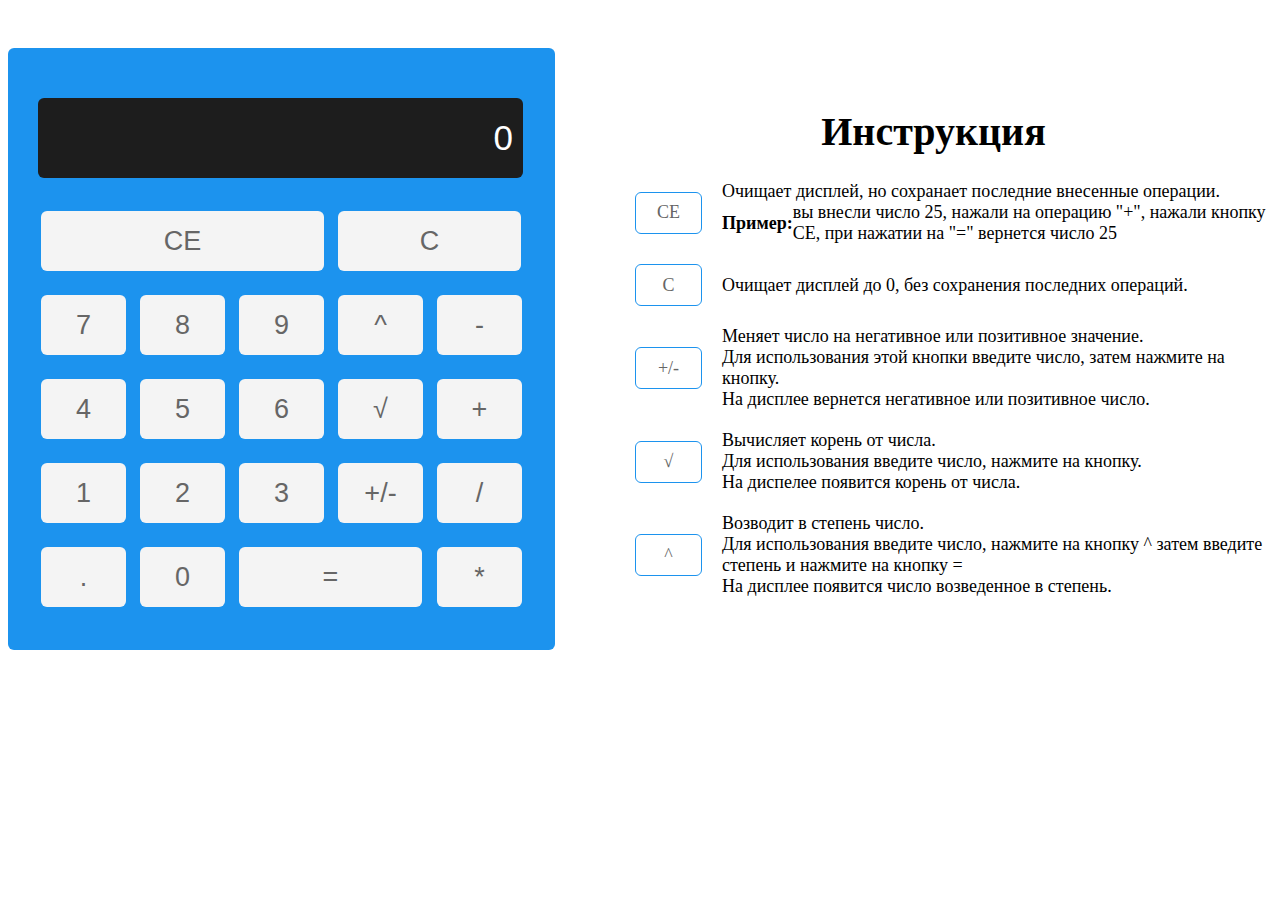
<file: calculator/index.html>
<!DOCTYPE html>
<html lang="en">
<head>
  <meta charset="UTF-8">  
  <meta name="viewport" content="width=device-width, initial-scale=1.0">
  <link rel="stylesheet" href="style.css">
  <title>calculator</title>
</head>

<body>
  <main class="main">
      <div class="calc">
        <div class="calc-display">
          <input disabled type="text" id="display" value="0" name="" placeholder="000000000000000000" class="calc-display-input">
        </div>
        <div class="calc-buttons">
          <table class="calc-table">
            <tr class="calc-buttons-row">
              <td colspan="3">
                <button type="button" class="clear-btn btn btn-hover-red btn-longer" id="ce">ce</button>
              </td>
              <td colspan="2">
                <button type="button" class="clear-btn btn btn-hover-red btn-long" id="c">c</button>
              </td>
            </tr>
            <tr class="calc-buttons-row">
              <td>
                <button type="button" class="number btn-hover-green btn">7</button>
              </td>
              <td>
                <button type="button" class="number btn-hover-green btn">8</button>
              </td>
              <td>
                <button type="button" class="number btn-hover-green btn">9</button>
              </td>
              <td>
                <button type="button" class="operator btn-hover-orange btn" id="exponentiation">&#94;</button>
              </td>
              <td>
                <button type="button" class="operator btn btn-hover-orange">-</button>
              </td>
            </tr>
            <tr class="calc-buttons-row">
              <td>
                <button type="button" class="number btn-hover-green btn">4</button>
              </td>
              <td>
                <button type="button" class="number btn-hover-green btn">5</button>
              </td>
              <td>
                <button type="button" class="number btn-hover-green btn">6</button>
              </td>
              <td>
                <button type="button" class="btn-hover-orange btn" id="square-root">&#8730;</button>
              </td>
              <td>
                <button type="button" class="operator btn btn-hover-orange">+</button>
              </td>
            </tr>
            <tr class="calc-buttons-row">
              <td>
                <button type="button" class="number btn-hover-green btn">1</button>
              </td>
              <td>
                <button type="button" class="number btn-hover-green btn">2</button>
              </td>
              <td>
                <button type="button" class="number btn-hover-green btn">3</button>
              </td>
              <td>
                <button type="button" class="btn-hover-orange btn" id="sign-change">+/-</button>
              </td>
              <td>
                <button type="button" class="operator btn btn-hover-orange">/</button>
              </td>
            </tr>
            <tr class="calc-buttons-row">
              <td>
                <button type="button" class="btn  btn-hover-orange" id="decimal">.</button>
              </td>
              <td>
                <button type="button" class="number btn-hover-green btn">0</button>                
              </td>
              <td  colspan="2">                
                <button type="button" class="operator btn btn-hover-orange btn-long" id="result">=</button>
              </td>
              <td>
                <button type="button" class="operator btn btn-hover-orange">*</button>
              </td>
            </tr>
          </table>
        </div>
      </div>
      <div class="instuctions">
        <h1>Инструкция</h1>
        <ul>
          <li>
            <div class="item">
              <div class="item__button"><div class="instuctions-btn">СЕ</div></div>
              <div class="item__text"> 
                <p>Oчищает дисплей, но сохранает последние внесенные операции.</p>
                <p><b>Пример:</b> вы внесли число 25, нажали на операцию "+", нажали кнопку СЕ, при нажатии на "=" вернется число 25
                </p>
              </div>
            </div>
          </li>
          <li>
            <div class="item">
              <div class="item__button"><div class="instuctions-btn">C</div></div>
              <div class="item__text"> 
                <p>Очищает дисплей до 0, без сохранения последних операций.</p>
              </div>
            </div>
          </li>
          <li>
            <div class="item">
              <div class="item__button"><div class="instuctions-btn">+/-</div></div>
              <div class="item__text"> 
                <p>Меняет число на негативное или позитивное значение.</p>
                <p>Для использования этой кнопки введите число, затем нажмите на кнопку.</p>
                <p>На дисплее вернется негативное или позитивное число.</p>
              </div>
            </div>
          </li>
          <li>
            <div class="item">
              <div class="item__button"><div class="instuctions-btn">√</div></div>
              <div class="item__text"> 
                <p>Вычисляет корень от числа.<br> </p>
                <p>Для использования введите число, нажмите на кнопку.</p>
                <p>На диспелее появится корень от числа.</p>
              </div>
            </div>
          </li>
          <li>
            <div class="item">
              <div class="item__button"><div class="instuctions-btn">&#94;</div></div>
              <div class="item__text"> 
                <p>Возводит в степень число.</p>
                <p>Для использования введите число, нажмите на кнопку &#94; затем введите степень и нажмите на кнопку = </p>
                <p>На дисплее появится число возведенное в степень.</p>
              </div>
            </div>
          </li>
        </ul>
      </div>
  </main>
  <script src="script.js">
  </script>
</body>
</html>
</file>
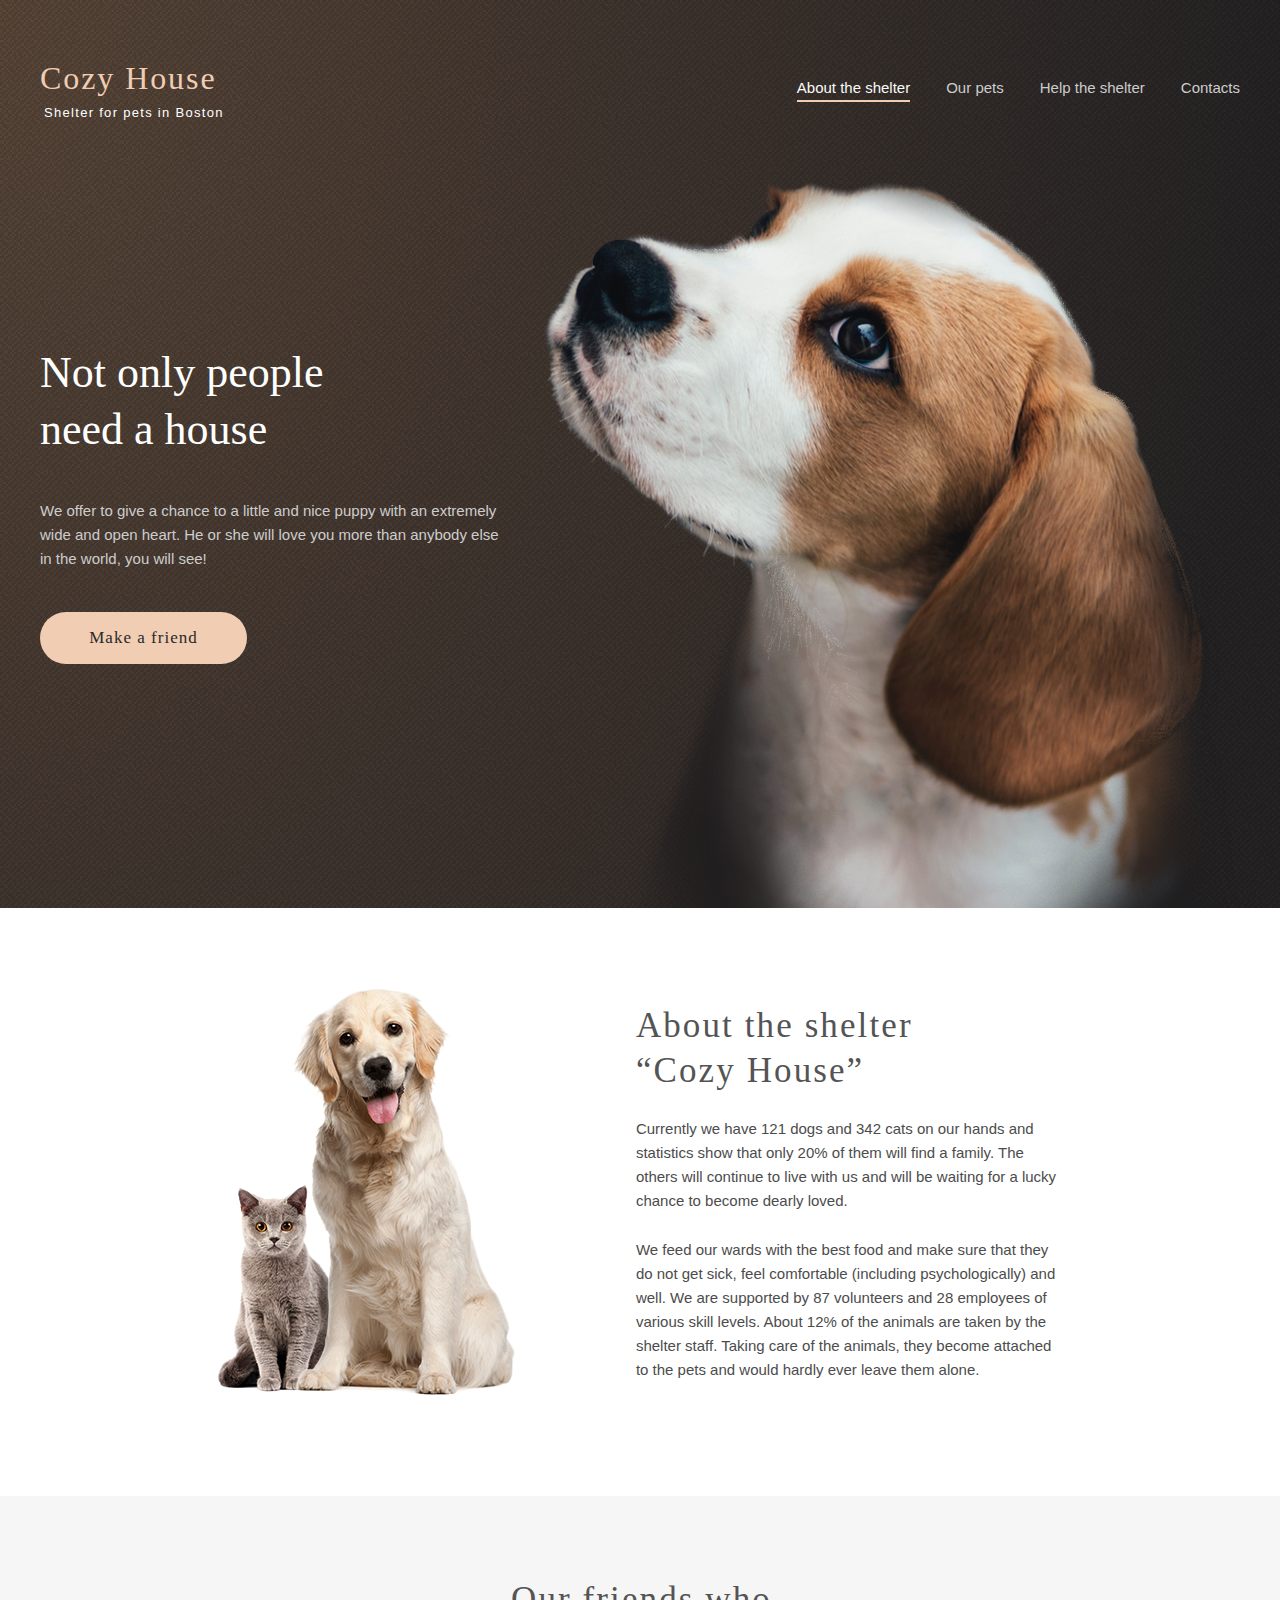
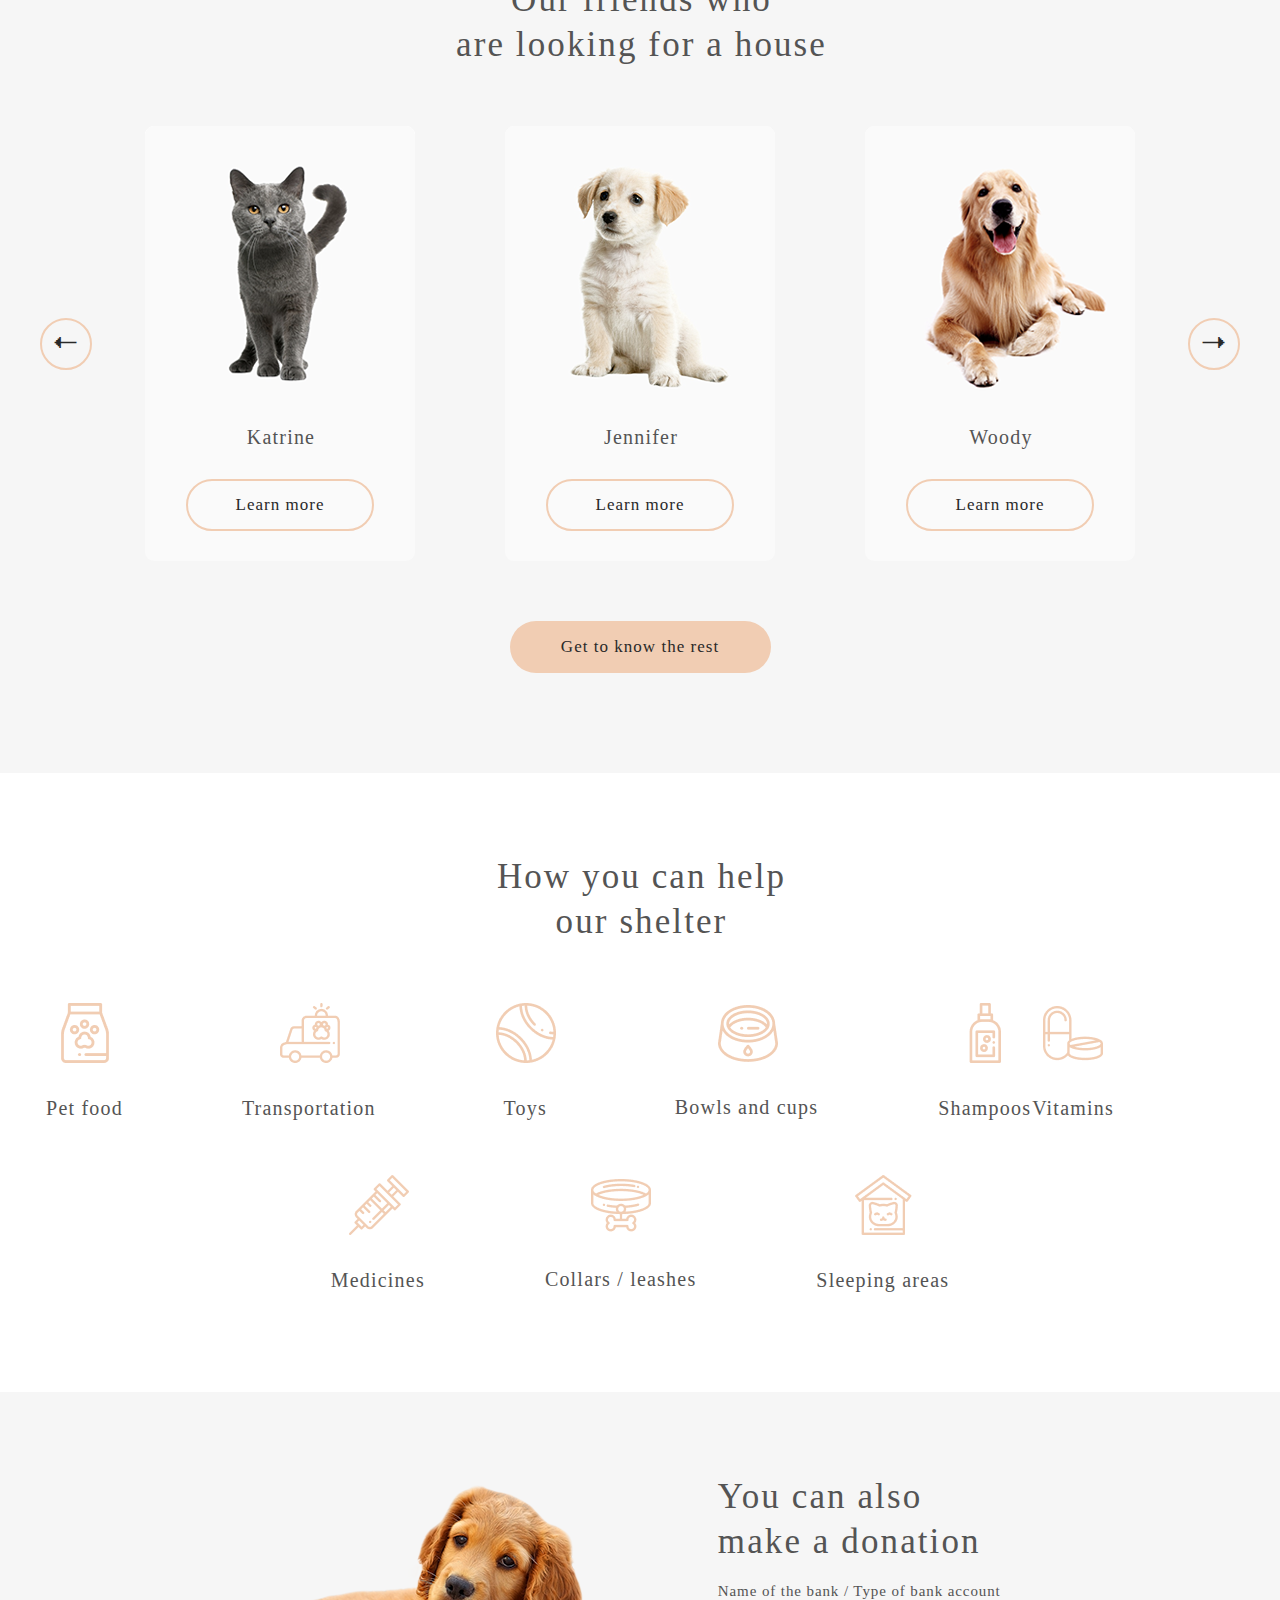
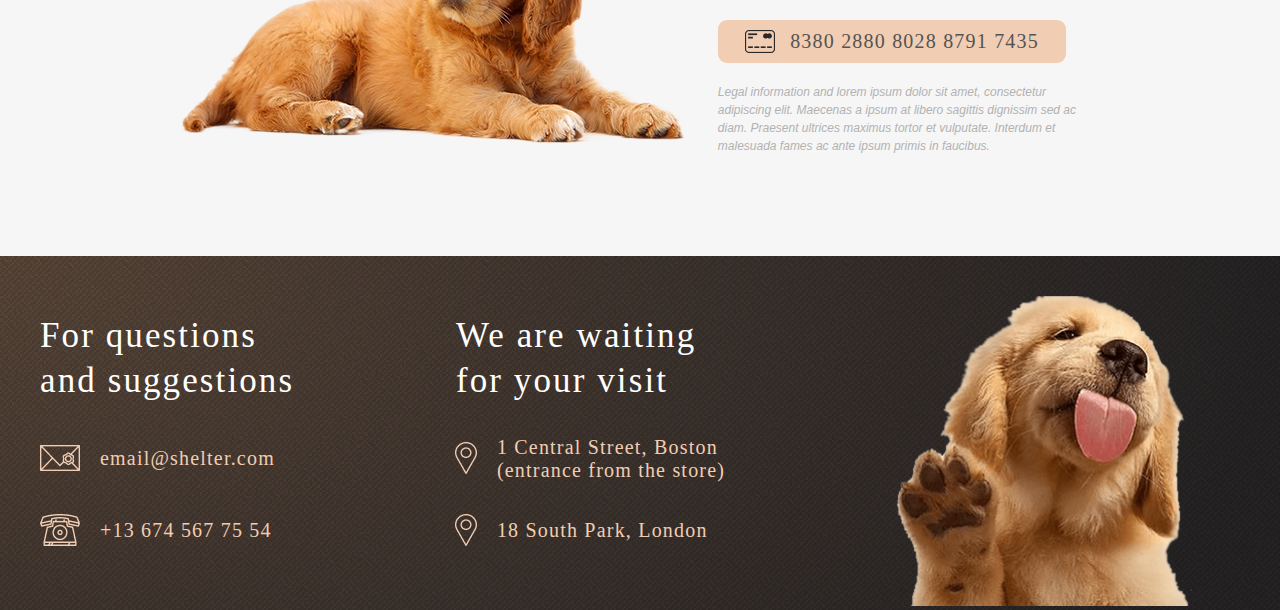
<file: shelter/pages/main/main.html>
<!DOCTYPE html>
<html>
  <head>
    <meta charset="utf-8">
    <meta name="viewport" content="width=device-width, initial-scale=1">
    <title>SHELTER</title>
    <link type="text/css" rel="stylesheet" href="css/main.css">
  </head>
  <body>
    <header>
      <div class="container header">
        <div class="header__logo">
          <h1>Cozy House</h1>
          <p>Shelter for pets in Boston</p>
        </div>
        <div class="burger-menu__burger-line">
          <input type="checkbox" class="header__input">
          <label for="header__input"></label>
          <div class="burger-line"></div>
          <div class="burger-line"></div>
          <div class="burger-line"></div>
        </div>
        <div class="header__burger-menu">
          <nav class="navigation-bar hide">
            <ul>
              <li><a href="../../pages/main/main.html" class="active">About the shelter</a></li>
              <li><a href="../../pages/pets-page/our-pets.html">Our pets</a></li>
              <li><a href="#">Help the shelter</a></li>
              <li><a href="#">Contacts</a></li>
            </ul>
          </nav>
        </div>
      </div>  
    </header>
    <main>
      <section class="start-screen-content">
        <div class="container start-screen">
          <div class="start-screen-content__text">
            <h3>Not only people<br> need a house</h3>
            <p>We offer to give a chance to a little and nice puppy with an extremely<br class="hide">
               wide and open heart. He or she will love you more than anybody else<br class="hide">
               in the world, you will see!</p>
            <button class="button start-screen-content__button">
              <a href="../../pages/pets-page/our-pets.html">Make a friend</a>
            </button>
          </div>
          <div class="start-screen-content__image">
            <img src="../../assets/images/start-screen/start-screen-puppy.png">
          </div>         
        </div>
      </section>
      <section class="block-about">
        <div class="container about-content">
          <div class=" about-content__image">
            <img src="../../assets/images/block-not-only/about-pets.png">
          </div>
          <div class=" about-content__text">
            <h3>About the shelter<br> “Cozy House”</h3>
            <p>Currently we have 121 dogs and 342 cats on our hands and<br class="hide"> 
               statistics show that only 20% of them will find a family. The<br class="hide"> 
               others will continue to live with us and will be waiting for a lucky<br class="hide"> 
               chance to become dearly loved.</p>
            <p>We feed our wards with the best food and make sure that they<br class="hide"> 
               do not get sick, feel comfortable (including psychologically) and<br class="hide"> 
               well. We are supported by 87 volunteers and 28 employees of<br class="hide"> 
               various skill levels. About 12% of the animals are taken by the<br class="hide"> 
               shelter staff. Taking care of the animals, they become attached<br class="hide"> 
               to the pets and would hardly ever leave them alone.</p>
          </div>
        </div>
      </section>
      <section class="block-pets">
        <div class="container pets-content">
          <div class="pets-content__text">
            <h3>Our friends who <br>
                 are looking for a house</h3>
          </div>
          <div class="pets-content__slider-container">
            <button class="slider-container__button slider-left-button">&#129040;</button>  
            <div class="slider-item-wrap">
              <div class="item">
                <img src="../../assets/images/block-pets/pets-katrine.png">
                <p>Katrine</p>
                <button class="item__button">Learn more</button>
              </div>
              <div class="item mobile-hidden">
                <img src="../../assets/images/block-pets/pets-jennifer.png">
                <p>Jennifer</p>
                <button class="item__button">Learn more</button>
              </div>
              <div class="item tablet-hidden">
                <img src="../../assets/images/block-pets/pets-woody.png">
                <p>Woody</p>
                <button class="item__button">Learn more</button>
              </div>
            </div>
            <button class="slider-container__button slider-right-button">&#129042;</button> 
            <div class="mobile-slider-botton">
              <button class="mobile-slider-botton__button mobile-slider-left-btn">&#129040;</button>  
              <button class="mobile-slider-botton__button mobile-slider-right-btn">&#129042;</button> 
            </div>
          </div>
          <button class="pets-content-button">
            <a href="../../pages/pets-page/our-pets.html">Get to know the rest</a>
          </button>
          <div class="item-popup-wrap" id="popup-hidden"></div>
        </div>
      </section>
      <section class="help-block">
        <div class="container help-content"  id="donats">
          <div class="help-content__text">
            <h3>How you can help<br>
              our shelter</h3>
          </div>
          <div class="help-content__items-wrap">
            <div class="help-content__item">
              <picture>
                <source srcset="../../assets/icons/block-help/320-food.png" media="(max-width: 320px)">
                <img src="../../assets/icons/block-help/food.png">        
              </picture>              
              <p>Pet food</p>
            </div>
            <div class="help-content__item">
              <picture>
                <source srcset="../../assets/icons/block-help/320-transportation.png" media="(max-width: 320px)">
                <img src="../../assets/icons/block-help/transportation.png">
              </picture>              
              <p>Transportation</p>
            </div>
            <div class="help-content__item">
              <picture>
                <source srcset="../../assets/icons/block-help/320-toys.png" media="(max-width: 320px)">
                <img src="../../assets/icons/block-help/toys.png">
              </picture>
              <p>Toys</p>
            </div>
            <div class="help-content__item">
              <picture>
                <source srcset="../../assets/icons/block-help/320-bowls-and-cups.png" media="(max-width: 320px)">
                <img src="../../assets/icons/block-help/bowls-and-cups.png">
              </picture>              
              <p>Bowls and cups</p>
            </div>
            <div class="help-content__item">
              <picture>
                <source srcset="../../assets/icons/block-help/320-shampoos.png" media="(max-width: 320px)">
                  <img src="../../assets/icons/block-help/shampoos.png">
              </picture>  
              <p>Shampoos</p>
            </div>
            <div class="help-content__item">
              <picture>
                <source srcset="../../assets/icons/block-help/320-vitamins.png" media="(max-width: 320px)">
                  <img src="../../assets/icons/block-help/vitamins.png">
              </picture> 
              <p>Vitamins</p>
            </div>
            <div class="help-content__item">
              <picture>
                <source srcset="../../assets/icons/block-help/320-medicines.png" media="(max-width: 320px)">
                  <img src="../../assets/icons/block-help/medicines.png">
              </picture> 
              <p>Medicines</p>
            </div>
            <div class="help-content__item">
              <picture>
                <source srcset="../../assets/icons/block-help/320-collars-or-leashes.png" media="(max-width: 320px)">
                <img src="../../assets/icons/block-help/collars-or-leashes.png">
              </picture> 
              <p>Collars / leashes</p>
            </div>
            <div class="help-content__item">
              <picture>
                <source srcset="../../assets/icons/block-help/320-sleeping-area.png" media="(max-width: 320px)">
                <img src="../../assets/icons/block-help/sleeping-area.png">
              </picture>   
              <p>Sleeping areas</p>
            </div>
          </div>
        </div>
      </section>
      <section class="addition-block">
        <div class="container addition-content">
          <div class="addition-content__image">
            <img src="../../assets/images/block-in-addition/donation-dog.png">
          </div>
          <div class="addition-content__text">
            <h3>You can also<br> make a donation</h3>
            <p>Name of the bank / Type of bank account</p>
            <div class="addition-content__cards-num">
              <img src="../../assets/icons/block-in-addition/credit-card.png">
              <a href="#">8380 2880 8028 8791 7435</a>
            </div>
            <p>Legal information and lorem ipsum dolor sit amet, consectetur<br class="hide">
               adipiscing elit. Maecenas a ipsum at libero sagittis dignissim sed ac<br class="hide">
               diam. Praesent ultrices maximus tortor et vulputate. Interdum et<br class="hide">
               malesuada fames ac ante ipsum primis in faucibus.</p>
          </div>
        </div>
      </section>
    </main>
    <footer class="footer">
      <div class="container footer-content" id="contacts">
        <div class="footer-content__contacts-info">
          <div class="contacts-info__contacts">
            <h3>For questions<br class="hide"> and suggestions</h3>
            <div class="contacts__email">
              <a href="mailto:email@shelter.com"><img src="../../../shelter/assets/icons/footer/mail.png"></a>
              <a href="mailto:email@shelter.com">email@shelter.com</a>
            </div>
            <div class="contacts__tel">
              <a href="tel:+136745677554"><img src="../../../shelter/assets/icons/footer/phone.png"></a>
              <a href="tel:+136745677554">+13 674 567 75 54</a>
            </div>
          </div>
          <div class="contacts-info__map">
            <h3>We are waiting<br class="hide"> for your visit</h3>
            <div class="map__item">              
              <a href="https://www.google.com/maps?q=term" target="_blank" class="item__first-map-adress">
                <img src="../../../shelter/assets/icons/footer/pin.png">
                1 Central Street, Boston<br>
                (entrance from the store)
              </a>
              <a href="https://www.google.com/maps?q=term" target="_blank" class="item__second-map-adress">
                <img src="../../../shelter/assets/icons/footer/pin.png">
                18 South Park, London
              </a>  
            </div>
          </div>
        </div>
        <div class="footer-content__image">
          <img src="../../assets/images/footer/footer-puppy (1).png">    
        </div>
      </div>
    </footer>
    <script src="../../pages/main/script.js"></script>
    <script type="text/javascript" src="../../pages/main/pets.json"></script>
  </body>
</html>
</file>
<file: calculator/style.css>
body {
  font-size: 20px;
}
.main {
  display: flex;
  justify-content: center;
  padding-top: 40px;
  align-items: center;
}
.calc {
  background-color: #1c93ee;
  width: 487px;
  padding: 30px;
  border-radius: 6px;
}
.calc-display-input {
  width: 465px;
  height: 60px;
  margin: 20px 0;
  border-radius: 6px;
  background-color: #1d1d1d;
  color: #fff;
  text-align: right;
  font-size: 35px;
  padding: 10px;
}
.calc_button-row td {
  margin: 0 auto;
  padding: 5px;
}
.btn {
  width: 85px;
  height: 60px;
  background-color: #f4f4f4;
  font-size: 27px;
  color: #666666;
  text-transform: uppercase;
  border-radius: 6px;
  padding: 0;
  cursor: pointer;
  transition: 0.1s all;
}
.btn-hover-red:hover {
  background-color: #d83e33;
  color: #f2f2f2;
}
.btn-hover-orange:hover {
  background-color: #ff6a00;
  color: #f2f2f2;
}
.btn-hover-green:hover {
  background-color: green;
  color: #f2f2f2;
}
.btn:active {
  transform: translateY(-1px);
}
.btn-long {
  width: 183px;
}
.btn-equal {
  height: 145px;
}
input,
button {
  padding: 5px 15px;
  margin: 10px;
  border: 0;
  outline: 0;
  border-radius: 4px;
}
button {
  margin-left: 0;
  padding: 15px 24px;
}
.btn-longer {
  width: 283px;
}
.instuctions {
  padding-left: 40px;
}
.instuctions-btn {
  width: 65px;
  height: 40px;
  font-size: 18px;
  color: #666666;
  text-transform: uppercase;
  border-radius: 6px;
  border: 1px solid #1c93ee;
  padding: 0;
  text-align: center;
  display: flex;
  align-items: center;
  justify-content: center;
  margin: 0;
}
.instuctions h1 {
  text-align: center;
}
.instuctions ul {
  list-style-type: none;
}
.instuctions li {
  margin-bottom: 20px;
}
.item {
  display: flex;
  align-items: center;
}
.item p {
  margin: 0 0 0 20px;
  display: flex;
  align-items: center;
  font-size: 18px;
}

.item__text {
  display: flex;
  flex-direction: column;  
}
@media screen and (max-width: 768px) {
  .main {
    flex-direction: column;
  }
  .calc {
    width: 402px;
    margin: 0 auto;
  }
  .calc-display-input {
    width: 378px;
  }
  input[placeholder] {
    font-size: 28px;
  }
  input::-moz-placeholder {
    font-size: 28px;
  }
  input:-moz-placeholder {
    font-size: 28px;
  }
  input:-ms-input-placeholder {
    font-size: 28px;
  }
  .btn {
    width: 64px;
  }
  .btn-long {
    width: 140px;
  }
  .btn-longer {
    width: 240px;
  }
}
@media screen and (max-width: 400px) {
  .calc {
    width: 360px;
    padding: 15px;
  }
  .calc-display-input {
    width: 337px;
  }
  .btn {
    width: 60px;
  }
  .btn-long {
    width: 132px;
  }
  .btn-longer {
    width: 208px;
  }
  .item p {
    margin: 0 0 0 15px;
    font-size: 13px;
  }
}
</file>
<file: shelter/pages/main/css/main.css>
* {
  margin: 0;
  padding: 0;
}

html {
  scroll-behavior: smooth;
}

body {
  margin: 0;
}

header {
  width: 100%;
  position: absolute;
}

.header__logo h1 {
  font-family: Georgia;
  font-style: normal;
  font-weight: normal;
  font-size: 32px;
  line-height: 35px;
  color: #F1CDB3;
  transition: 0.5s;
  letter-spacing: 0.06em;
}
.header__logo p {
  font-family: Arial;
  font-style: normal;
  font-weight: normal;
  font-size: 13px;
  line-height: 15px;
  color: #FFFFFF;
  transition: 0.5s;
  letter-spacing: 0.1em;
  margin: 9px 0 0 4px;
}

.container {
  max-width: 1200px;
  margin: 0 auto;
}

.header {
  display: flex;
  align-items: center;
  justify-content: space-between;
  padding-top: 61px;
}

.burger-menu__burger-line {
  display: none;
}

.header__input {
  display: none;
}

.navigation-bar {
  margin-top: -6px;
}
.navigation-bar ul {
  display: flex;
  list-style: none;
}
.navigation-bar a {
  font-family: Arial;
  font-style: normal;
  font-weight: normal;
  font-size: 15px;
  line-height: 24px;
  color: #CDCDCD;
  transition: 0.5s;
  text-decoration: none;
  margin-right: 36px;
}
.navigation-bar a:hover {
  color: #FAFAFA;
  transition: 0.4s;
}
.navigation-bar .active {
  border-bottom: 2px solid #F1CDB3;
  border-bottom-style: solid;
  padding-bottom: 4px;
  color: #FAFAFA;
}

.navigation-bar li:last-child a {
  margin-right: 0;
}

.start-screen-content {
  background: url(../../../assets/images/start-screen/grid.png), radial-gradient(100% 215.42% at 0% 0%, #5b483a 0%, #262425 100%), #211f20;
  padding-top: 180px;
}

.start-screen {
  display: flex;
  justify-content: space-between;
}
.start-screen .start-screen-content__text {
  padding-top: 164px;
}
.start-screen .start-screen-content__text h3 {
  font-family: Georgia;
  font-style: normal;
  font-weight: normal;
  font-size: 44px;
  line-height: 57px;
  color: #FFFFFF;
  transition: 0.5s;
}
.start-screen .start-screen-content__text p {
  font-family: Arial;
  font-style: normal;
  font-weight: normal;
  font-size: 15px;
  line-height: 24px;
  color: #CDCDCD;
  transition: 0.5s;
  margin-top: 41px;
  margin-bottom: 41px;
}
.start-screen .start-screen-content__image {
  height: 728px;
}

.button {
  width: 207px;
  height: 52px;
  background: #F1CDB3;
  border-radius: 100px;
  border: none;
  font-family: Georgia;
  font-size: 17px;
  letter-spacing: 0.06em;
  line-height: 130%;
  color: #292929;
  cursor: pointer;
  transition: 0.5s;
}
.button:hover {
  border: none;
  background: #FDDCC4;
  transition: 0.4s;
}
.button a {
  font-family: Georgia;
  font-size: 17px;
  letter-spacing: 0.06em;
  line-height: 130%;
  color: #292929;
  text-decoration: none;
}

.block-about {
  background: #FFFFFF;
}

.about-content {
  display: flex;
  justify-content: center;
  padding: 80px 8px 96px 0px;
}

.about-content__text {
  padding-top: 15px;
}
.about-content__text h3 {
  font-family: Georgia;
  font-style: normal;
  font-weight: normal;
  font-size: 35px;
  line-height: 45px;
  color: #545454;
  transition: 0.5s;
  letter-spacing: 0.06em;
  margin-bottom: 24px;
}
.about-content__text p {
  font-family: Arial;
  font-style: normal;
  font-weight: normal;
  font-size: 15px;
  line-height: 24px;
  color: #4C4C4C;
  transition: 0.5s;
}

.about-content__text p:nth-child(2) {
  margin-bottom: 25px;
}

.about-content__image {
  padding-right: 120px;
}

.block-pets {
  background: #F6F6F6;
}

.pets-content {
  display: flex;
  align-items: center;
  flex-direction: column;
  padding: 80px 0 100px 0;
}

.pets-content__text {
  text-align: center;
  padding-bottom: 60px;
}
.pets-content__text h3 {
  font-family: Georgia;
  font-style: normal;
  font-weight: normal;
  font-size: 35px;
  line-height: 45px;
  color: #545454;
  transition: 0.5s;
  letter-spacing: 0.06em;
  margin: 1px -3px -1px 0;
}

.pets-content__slider-container {
  display: flex;
  justify-content: center;
  align-items: center;
  padding: 0 60px 60px 60px;
}

.pets-content.hide-in-left {
  position: absolute;
  left: -200%;
  transition: 1s;
}

.slider-item-wrap {
  display: flex;
  padding: 0 53px 0 53px;
  position: relative;
  overflow: hidden;
}
.slider-item-wrap .item {
  padding-bottom: 30px;
  background: #FAFAFA;
  border-radius: 9px;
  display: flex;
  flex-direction: column;
  align-items: center;
  cursor: pointer;
  transition: 0.5s;
}
.slider-item-wrap .item:hover {
  background: #FFFFFF;
  box-shadow: 0px 3px 16px -11px #000000;
  transition: 0.4s;
}
.slider-item-wrap .item:nth-child(2) {
  margin: 0px 90px 0 90px;
}
.slider-item-wrap .item p {
  font-family: Georgia;
  font-style: normal;
  font-weight: normal;
  font-size: 20px;
  line-height: 23px;
  color: #545454;
  transition: 0.5s;
  letter-spacing: 0.06em;
  margin: 30px 0 30px 2px;
}
.slider-item-wrap .item .item__button {
  width: 188px;
  height: 52px;
  background: none;
  border-radius: 100px;
  border: 2px solid #F1CDB3;
  font-family: Georgia;
  font-size: 17px;
  letter-spacing: 0.06em;
  line-height: 130%;
  color: #292929;
  cursor: pointer;
  transition: 0.5s;
}
.slider-item-wrap .item .item__button:hover {
  border: 2px solid #FDDCC4;
  background: #FDDCC4;
  transition: 0.4s;
}

.pets-content-button {
  width: 261px;
  height: 52px;
  background: #F1CDB3;
  border-radius: 100px;
  border: none;
  font-family: Georgia;
  font-size: 17px;
  letter-spacing: 0.06em;
  line-height: 130%;
  color: #292929;
  cursor: pointer;
  transition: 0.5s;
}
.pets-content-button:hover {
  border: none;
  background: #FDDCC4;
  transition: 0.4s;
}
.pets-content-button a {
  font-family: Georgia;
  font-size: 17px;
  letter-spacing: 0.06em;
  line-height: 130%;
  color: #292929;
  text-decoration: none;
}

.mobile-slider-botton {
  display: none;
}

.slider-container__button {
  width: 52px;
  height: 52px;
  background: none;
  border-radius: 100px;
  border: 2px solid #F1CDB3;
  font-family: Georgia;
  font-size: 17px;
  letter-spacing: 0.06em;
  line-height: 130%;
  color: #292929;
  cursor: pointer;
  transition: 0.5s;
  font-size: 25px;
}
.slider-container__button:hover {
  border: 2px solid #FDDCC4;
  background: #FDDCC4;
  transition: 0.4s;
}

.help-content {
  display: flex;
  justify-content: center;
  align-items: center;
  flex-direction: column;
  padding: 81px 0 45px 0;
}

.help-content__text {
  padding: 0 0 59px 3px;
}
.help-content__text h3 {
  font-family: Georgia;
  font-style: normal;
  font-weight: normal;
  font-size: 35px;
  line-height: 45px;
  color: #545454;
  transition: 0.5s;
  letter-spacing: 0.06em;
  text-align: center;
}

.help-content__item p {
  font-family: Georgia;
  font-style: normal;
  font-weight: normal;
  font-size: 20px;
  line-height: 23px;
  color: #545454;
  transition: 0.5s;
  letter-spacing: 0.06em;
}

.help-block {
  background: #FFFFFF;
}

.help-content__items-wrap {
  display: flex;
  flex-wrap: wrap;
  justify-content: center;
  align-items: center;
}

.help-content__item {
  margin: 0 120px 55px 0;
  display: flex;
  align-items: center;
  flex-direction: column;
  text-align: center;
}
.help-content__item:nth-child(5) {
  margin-right: 0;
}
.help-content__item:nth-child(9) {
  margin-right: 0;
}

.help-content__item img {
  margin-bottom: 30px;
}

.help-content__items-wrap .help-content__item:nth-child(1) img {
  margin-right: -2px;
}
.help-content__items-wrap .help-content__item:nth-child(2) img {
  margin-right: -1px;
}
.help-content__items-wrap .help-content__item:nth-child(3) img {
  margin-right: -1px;
}
.help-content__items-wrap .help-content__item:nth-child(4) img {
  margin-right: -3px;
}
.help-content__items-wrap .help-content__item:nth-child(6) img {
  margin-right: -1px;
  margin-top: 3px;
}
.help-content__items-wrap .help-content__item:nth-child(7) img {
  margin-right: -2px;
}
.help-content__items-wrap .help-content__item:nth-child(8) img {
  margin-right: -1px;
  margin-bottom: 32px;
  margin-top: 2px;
}
.help-content__items-wrap .help-content__item:nth-child(9) img {
  margin-right: -1px;
}

.help-content__items-wrap .help-content__item:nth-child(1) p {
  margin-right: -1px;
}
.help-content__items-wrap .help-content__item:nth-child(6) p {
  margin: 2px 0 0 1px;
}

.addition-block {
  background: #F6F6F6;
}

.addition-content {
  display: flex;
  align-items: center;
  justify-content: space-between;
  padding: 81px 0 101px 0;
}

.addition-content__text {
  padding-right: 164px;
}
.addition-content__text h3 {
  font-family: Georgia;
  font-style: normal;
  font-weight: normal;
  font-size: 35px;
  line-height: 45px;
  color: #545454;
  transition: 0.5s;
  letter-spacing: 0.06em;
  margin: 1px 0 19px 0;
}
.addition-content__text p:nth-child(2) {
  font-family: Georgia;
  font-style: normal;
  font-weight: normal;
  font-size: 15px;
  line-height: 17px;
  color: #545454;
  transition: 0.5s;
  letter-spacing: 0.06em;
  margin-bottom: 20px;
}
.addition-content__text p:nth-child(4) {
  font-family: Arial;
  font-style: italic;
  font-weight: normal;
  font-size: 12px;
  line-height: 18px;
  color: #B2B2B2;
  transition: 0.5s;
}

.addition-content__image {
  padding-left: 142px;
  padding-top: 4px;
}

.addition-content__cards-num {
  padding: 10px 0px 10px 0px;
  width: 97.3%;
  margin-bottom: 20px;
  background: #F1CDB3;
  border-radius: 9px;
  display: flex;
  align-items: center;
  justify-content: center;
}
.addition-content__cards-num:hover {
  border: none;
  background: #FDDCC4;
  transition: 0.4s;
}
.addition-content__cards-num img {
  margin-right: 15px;
}
.addition-content__cards-num a {
  font-family: Georgia;
  font-style: normal;
  font-weight: normal;
  font-size: 20px;
  line-height: 23px;
  color: #545454;
  transition: 0.5s;
  letter-spacing: 0.06em;
  text-decoration: none;
}

.footer-content__contacts-info {
  display: flex;
}

.footer {
  background: url(../../../assets/images/start-screen/grid.png), radial-gradient(100% 215.42% at 0% 0%, #5b483a 0%, #262425 100%), #211f20;
}

.contacts__email, .contacts__tel {
  display: flex;
}

.contacts__email {
  padding: 42px 0 38px 0;
}

.footer-content {
  display: flex;
  padding-top: 5px;
}

.contacts-info__contacts h3,
.contacts-info__map h3 {
  font-family: Georgia;
  font-style: normal;
  font-weight: normal;
  font-size: 35px;
  line-height: 45px;
  color: #FFFFFF;
  transition: 0.5s;
  letter-spacing: 0.06em;
  white-space: nowrap;
}

.contacts-info__contacts {
  padding: 52px 160px 0 0;
}

.contacts-info__map {
  padding: 52px 120px 0 0;
}
.contacts-info__map h3 {
  margin-left: 1px;
}

.contacts__email a, .contacts__tel a {
  text-decoration: none;
  font-family: Georgia;
  font-style: normal;
  font-weight: normal;
  font-size: 20px;
  line-height: 23px;
  color: #F1CDB3;
  transition: 0.5s;
  letter-spacing: 0.06em;
  margin-right: 20px;
}
.contacts__email a:hover, .contacts__tel a:hover {
  color: #FAFAFA;
}

.contacts__email a:nth-child(2) {
  margin-top: 2px;
}

.contacts__tel a:nth-child(2) {
  margin-top: 5px;
}

.footer-content__image {
  padding: 35px 0px 0 48px;
}

.map__item {
  display: flex;
  flex-direction: column;
  align-items: start;
  padding-top: 33px;
}

.item__first-map-adress, .item__second-map-adress {
  font-family: Georgia;
  font-style: normal;
  font-weight: normal;
  font-size: 20px;
  line-height: 23px;
  color: #F1CDB3;
  transition: 0.5s;
  letter-spacing: 0.06em;
  text-decoration: none;
  white-space: nowrap;
  display: flex;
  justify-content: center;
  align-items: center;
}
.item__first-map-adress:hover, .item__second-map-adress:hover {
  color: #FAFAFA;
}

.item__first-map-adress img,
.item__second-map-adress img {
  margin-right: 20px;
}

.item__first-map-adress img {
  margin-top: -2px;
}

.item__first-map-adress {
  padding-bottom: 32px;
}

#popup-hidden {
  display: none;
}

.item-popup-wrap {
  position: fixed;
  transition: 200ms ease-in-out;
  display: flex;
  justify-content: center;
  align-items: center;
  flex-direction: column;
  z-index: 1;
  top: 0;
  left: 0;
  bottom: 0;
  right: 0;
  background-color: rgba(41, 41, 41, 0.6);
  transition: 200ms ease-in-out;
}

.item-popup__content {
  display: flex;
  background-color: #FAFAFA;
  border-radius: 9px;
}

.item-popup__close-button {
  width: 50.7%;
  display: flex;
  justify-content: flex-end;
  margin: 0 0 2px 0;
}

.img-pet {
  width: 500px;
  height: 500px;
  border-radius: 9px;
}

#active-close-btn {
  border: 2px solid #FDDCC4;
  background: #FDDCC4;
  transition: 0.4s;
}

.close-button {
  width: 50px;
  height: 50px;
  background: none;
  border-radius: 100px;
  border: 2px solid #F1CDB3;
  font-family: Georgia;
  font-size: 17px;
  letter-spacing: 0.06em;
  line-height: 130%;
  color: #292929;
  cursor: pointer;
  transition: 0.5s;
}
.close-button:hover {
  border: 2px solid #FDDCC4;
  background: #FDDCC4;
  transition: 0.4s;
}

.item-popup__img-pet {
  justify-content: center;
  display: flex;
  align-items: center;
}

.item-popup__text {
  padding: 50px 20px 50px 30px;
}
.item-popup__text h3 {
  font-family: Georgia;
  font-style: normal;
  font-weight: normal;
  font-size: 35px;
  line-height: 45px;
  color: #000000;
  transition: 0.5s;
  letter-spacing: 0.06em;
  margin-bottom: 10px;
}
.item-popup__text h4 {
  font-family: Georgia;
  font-style: normal;
  font-weight: normal;
  font-size: 20px;
  line-height: 23px;
  color: #000000;
  transition: 0.5s;
  letter-spacing: 0.06em;
  margin-bottom: 40px;
}
.item-popup__text p {
  width: 350px;
  font-family: Georgia;
  font-style: normal;
  font-weight: normal;
  font-size: 15px;
  line-height: 17px;
  color: #000000;
  transition: 0.5s;
  letter-spacing: 0.06em;
  margin-bottom: 40px;
}

.item-popup__text ul {
  margin-left: 17px;
}
.item-popup__text ul p {
  font-family: Georgia;
  font-style: normal;
  font-weight: normal;
  font-size: 15px;
  line-height: 17px;
  color: #000000;
  transition: 0.5s;
  letter-spacing: 0.06em;
  margin-bottom: 11px;
}
.item-popup__text ul li {
  color: #F1CDB3;
}

@media screen and (max-width: 1198px) {
  .container {
    max-width: 768px;
  }

  .header {
    padding: 30px 32px 0 30px;
  }

  .header__logo {
    padding-right: 72px;
  }

  .navigation-bar {
    margin-top: -3px;
  }
  .navigation-bar a {
    margin-right: 35px;
  }

  .start-screen-content {
    padding-top: 60px;
  }

  .start-screen {
    justify-content: center;
    align-items: center;
    flex-direction: column;
  }
  .start-screen .start-screen-content__text {
    padding-top: 91px;
    display: flex;
    flex-direction: column;
    align-items: center;
  }
  .start-screen .start-screen-content__text h3 {
    width: 100%;
  }
  .start-screen .start-screen-content__text p {
    margin-bottom: 42px;
  }

  .start-screen .start-screen-content__image {
    padding: 100px 25px 0 163px;
    height: 645px;
  }
  .start-screen .start-screen-content__image img {
    width: 569px;
    height: 593px;
  }

  .about-content {
    padding: 0 0 96px 0;
    flex-direction: column-reverse;
    align-items: center;
  }

  .about-content__text {
    margin: 14px 0 0 -10px;
  }

  .about-content__image {
    padding: 80px 0 0 0;
  }

  .slider-item-wrap {
    padding: 0 12px 0 12px;
  }

  .slider-item-wrap .item:nth-child(1) {
    margin: 0px 20px 0 0;
  }

  .slider-item-wrap .item:nth-child(2) {
    margin: 0px 0px 0 20px;
  }

  .slider-item-wrap .tablet-hidden {
    display: none;
  }

  .pets-content__slider-container {
    padding: 0 0px 60px 0px;
  }

  .img-pet {
    width: 350px;
    height: 350px;
  }

  .item-popup__text {
    padding: 10px 9px 38px 11px;
  }

  .addition-content__image {
    padding: 60px 1px 0 0;
  }

  .addition-content {
    justify-content: center;
    flex-direction: column-reverse;
    padding: 81px 0 96px 0;
  }

  .addition-content__text {
    padding-right: 22px;
  }

  .addition-content__text p:nth-child(2) {
    margin-bottom: 19px;
  }

  .footer-content {
    flex-direction: column;
  }

  .footer-content__contacts-info {
    padding-left: 64px;
  }

  .contacts-info__contacts {
    padding: 31px 59px 0 0;
  }

  .contacts-info__map {
    padding: 31px 0 0 1px;
  }

  .map__item {
    padding-top: 32px;
  }

  .item__first-map-adress {
    padding-bottom: 33px;
  }
  .item__first-map-adress img {
    margin-top: -1px;
  }

  .footer-content {
    padding-top: 0px;
  }

  .footer-content__image {
    padding: 60px 0px 0 0px;
    display: flex;
    justify-content: center;
  }

  .help-content__item:nth-child(3) {
    margin-right: 0;
  }

  .help-content__item:nth-child(5) {
    margin: 0 120px 55px 0;
  }

  .help-content__item:nth-child(6) {
    margin-right: 0;
  }

  .help-content__item:nth-child(7) {
    margin: 0 110px 55px 0;
  }
}
@media screen and (max-width: 760px) {
  .container {
    max-width: 320px;
  }

  .hide {
    display: none;
  }

  .burger-menu__burger-line {
    display: block;
    z-index: 1;
  }

  .header__burger-menu {
    display: flex;
    align-items: center;
    justify-content: center;
  }

  .burger-line {
    border: 1px solid #F1CDB3;
    width: 28px;
    height: 0px;
    margin: 0 0 8px 0;
  }

  .burger-hidden {
    position: fixed;
    top: 0;
    left: 0;
    bottom: 0;
    overflow: hidden;
    background-color: rgba(41, 41, 41, 0.91);
    width: 0;
    transition: 1s;
  }

  .burger-active {
    position: fixed;
    top: 0;
    left: 0;
    bottom: 0;
    background-color: rgba(41, 41, 41, 0.91);
    width: 100%;
    display: flex;
    align-items: center;
    flex-direction: column;
    margin: 0;
    transition: 1s;
  }

  .burger-menu-transform {
    transform: rotate(-90deg);
    transition: 0.5s;
  }

  .burger-menu-rotate {
    transform: rotate(180deg);
    transition: 0.5s;
  }

  .navigation-bar ul {
    display: block;
  }
  .navigation-bar li {
    margin-bottom: 35px;
  }

  .header {
    padding: 30px 53px 0 10px;
  }

  .header__logo {
    padding-right: 0px;
    margin-top: 1px;
  }

  .start-screen .start-screen-content__image {
    padding: 105px 10px 0 50px;
    height: 272px;
  }
  .start-screen .start-screen-content__image img {
    width: 260px;
    height: 271.77px;
  }

  .start-screen .start-screen-content__text {
    text-align: center;
    padding: 90px 10px 0 10px;
  }
  .start-screen .start-screen-content__text h3 {
    font-size: 25px;
    line-height: 32px;
    letter-spacing: 1.5px;
  }
  .start-screen .start-screen-content__text p {
    margin-top: 42px;
    margin-bottom: 42px;
  }

  .start-screen-content__button {
    margin-right: 1px;
  }

  .about-content {
    padding: 13px 0 38px 0;
    flex-direction: column-reverse;
    align-items: center;
  }

  .about-content__text h3 {
    text-align: center;
    font-size: 25px;
    line-height: 32px;
    letter-spacing: 0.06em;
    margin: 0 0 25px 11px;
  }
  .about-content__text p {
    margin: 0 25px 0 35px;
    text-align: justify;
  }

  .about-content__text p:nth-child(2) {
    margin-bottom: 22px;
  }

  .about-content__image {
    padding: 41px 0 0 0;
  }
  .about-content__image img {
    width: 260px;
    height: 353.66px;
  }

  .pets-content {
    padding: 42px 0 42px 0;
  }

  .pets-content__text h3 {
    font-size: 25px;
    line-height: 32px;
  }

  .slider-container__button,
.slider-container__button {
    display: none;
  }

  .mobile-slider-botton {
    display: flex;
    justify-content: center;
  }
  .mobile-slider-botton .mobile-slider-botton__button {
    width: 52px;
    height: 52px;
    background: none;
    border-radius: 100px;
    border: 2px solid #F1CDB3;
    font-family: Georgia;
    font-size: 17px;
    letter-spacing: 0.06em;
    line-height: 130%;
    color: #292929;
    cursor: pointer;
    transition: 0.5s;
    font-size: 25px;
    margin: 0 40px 0 40px;
  }
  .mobile-slider-botton .mobile-slider-botton__button:hover {
    border: 2px solid #FDDCC4;
    background: #FDDCC4;
    transition: 0.4s;
  }

  .slider-item-wrap .mobile-hidden {
    display: none;
  }

  .pets-content__slider-container {
    display: block;
  }

  .help-content__text h3 {
    font-size: 25px;
    line-height: 32px;
  }

  .help-content__items-wrap {
    justify-content: start;
    width: 100%;
  }

  .help-content__item {
    width: 130px;
  }
  .help-content__item p {
    font-size: 15px;
    line-height: 17px;
  }

  .help-content__item:nth-child(2n+1) {
    margin: 0 30px 29px 14px;
  }

  .help-content__item:nth-child(2n) {
    margin: 0;
  }

  .help-content__text {
    padding: 0 0 42px 3px;
  }

  .help-content__item img {
    margin-bottom: 17px;
  }

  .addition-content__text h3 {
    font-size: 25px;
    line-height: 32px;
  }

  .addition-content__image img {
    width: 260px;
    height: 135.2px;
  }

  .pets-content__text {
    padding-bottom: 43px;
  }

  .slider-item-wrap .item:nth-child(1) {
    margin: 0;
  }

  .slider-item-wrap {
    margin: -1px 12px 20px 12px;
  }

  .pets-content__slider-container {
    padding: 0 0px 42px 0px;
  }

  .help-content {
    padding: 42px 0 12px 0;
  }

  .addition-content {
    padding: 41px 20px 38px 20px;
  }

  .addition-content__text {
    padding: 0;
  }
  .addition-content__text h3 {
    text-align: center;
    font-size: 25px;
    line-height: 32px;
    margin: 1px 0 20px 0;
  }
  .addition-content__text p:nth-child(2) {
    font-family: Arial;
    font-style: normal;
    font-weight: normal;
    font-size: 15px;
    line-height: 24px;
    color: #545454;
    transition: 0.5s;
    letter-spacing: 0em;
    text-align: center;
    margin-bottom: 20px;
  }
  .addition-content__text p:nth-child(4) {
    text-align: justify;
  }

  .addition-content__cards-num {
    width: 281px;
  }
  .addition-content__cards-num a {
    font-size: 15px;
    line-height: 17px;
  }

  .addition-content__image {
    padding: 42px 0px 0 0;
  }

  .item-popup__img-pet {
    display: none;
  }

  .footer-content__contacts-info {
    display: block;
    padding: 0px;
  }

  .footer-content__image img {
    width: 260px;
    height: 269px;
  }

  .contacts-info__contacts {
    padding: 0px 20px 0 20px;
  }
  .contacts-info__contacts h3 {
    font-size: 25px;
    line-height: 32px;
    white-space: initial;
    text-align: center;
  }

  .contacts-info__map {
    padding: 35px 15px 0 10px;
  }
  .contacts-info__map h3 {
    font-size: 25px;
    line-height: 32px;
    white-space: initial;
    text-align: center;
    margin-left: 5px;
  }

  .footer-content {
    padding-top: 30px;
  }

  .contacts__email {
    padding: 43px 0 38px 14px;
  }

  .contacts__tel {
    padding: 0 0 0 20px;
  }

  .map__item {
    padding-top: 40px;
  }

  .item__first-map-adress {
    padding-bottom: 40px;
  }
  .item__first-map-adress img {
    margin-top: 0px;
  }

  .footer-content__image {
    padding: 40px 0px 0 0px;
  }
}

/*# sourceMappingURL=main.css.map */
</file>
